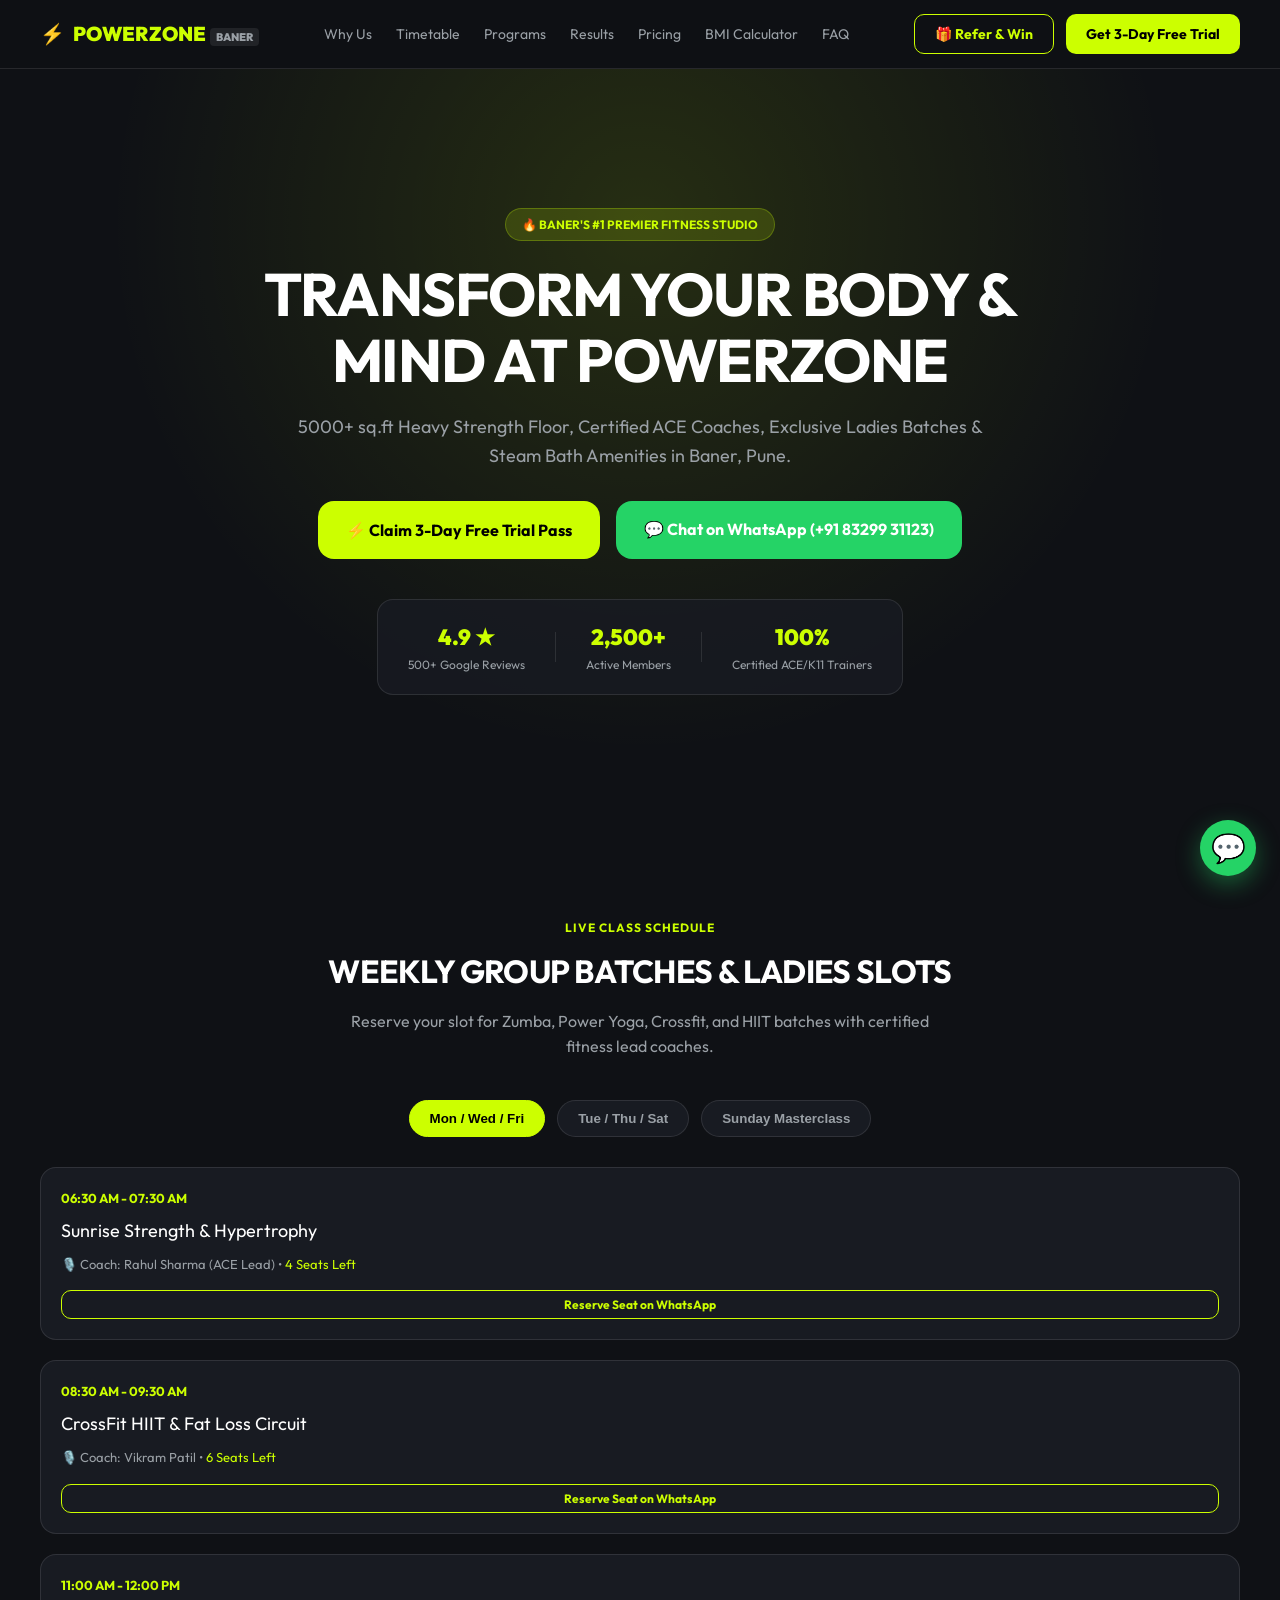
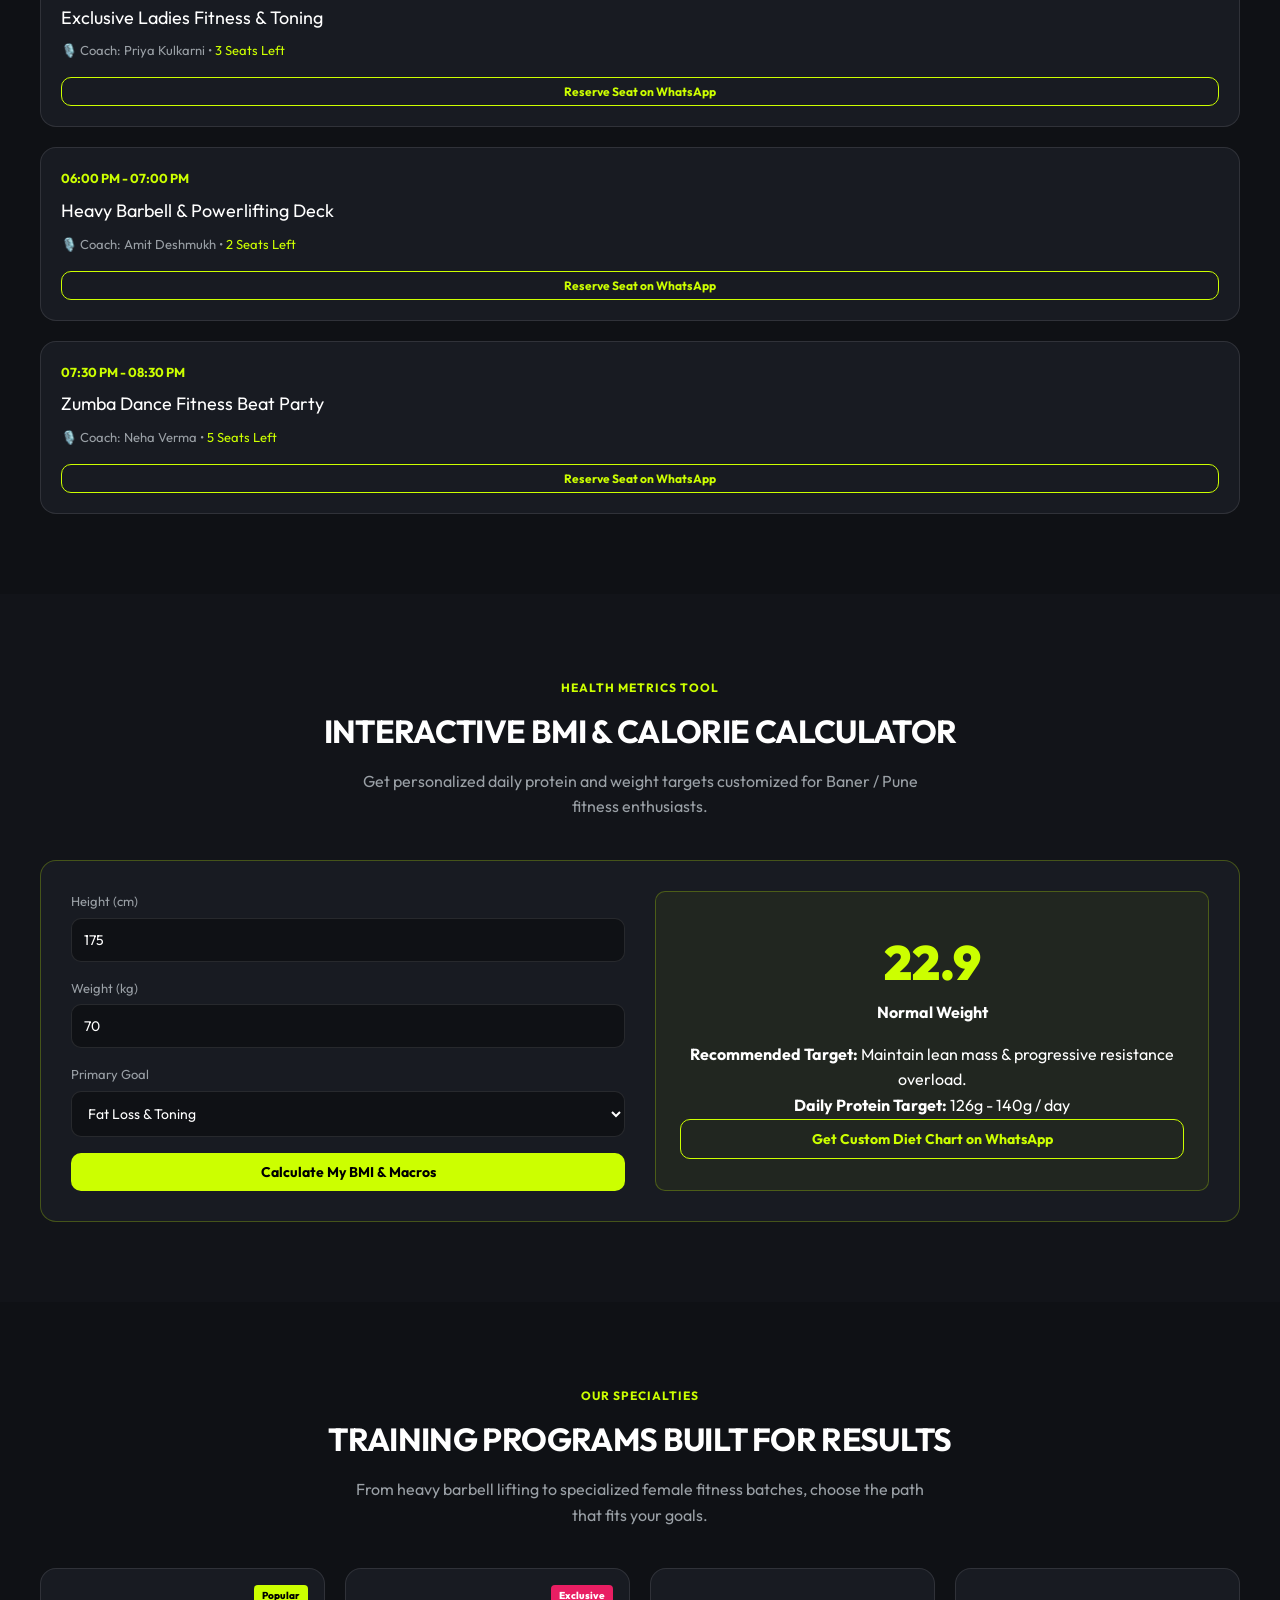
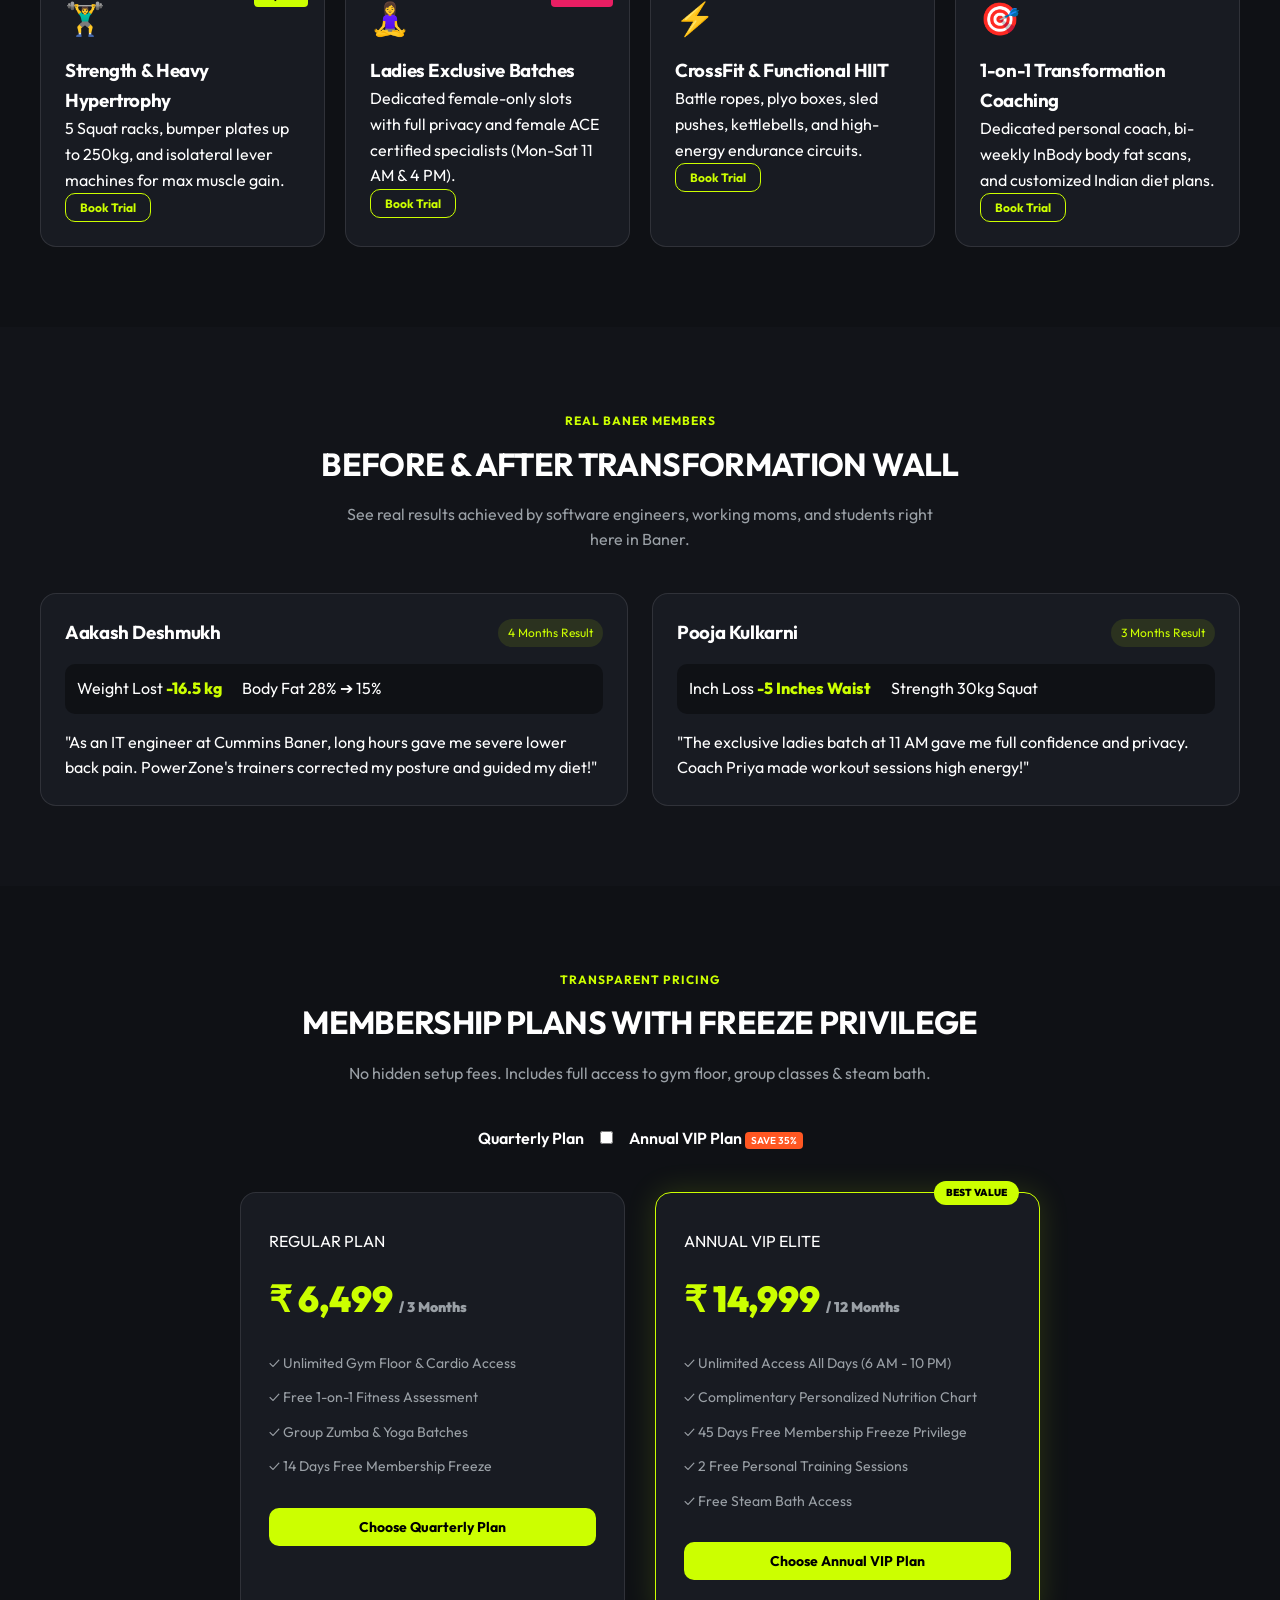
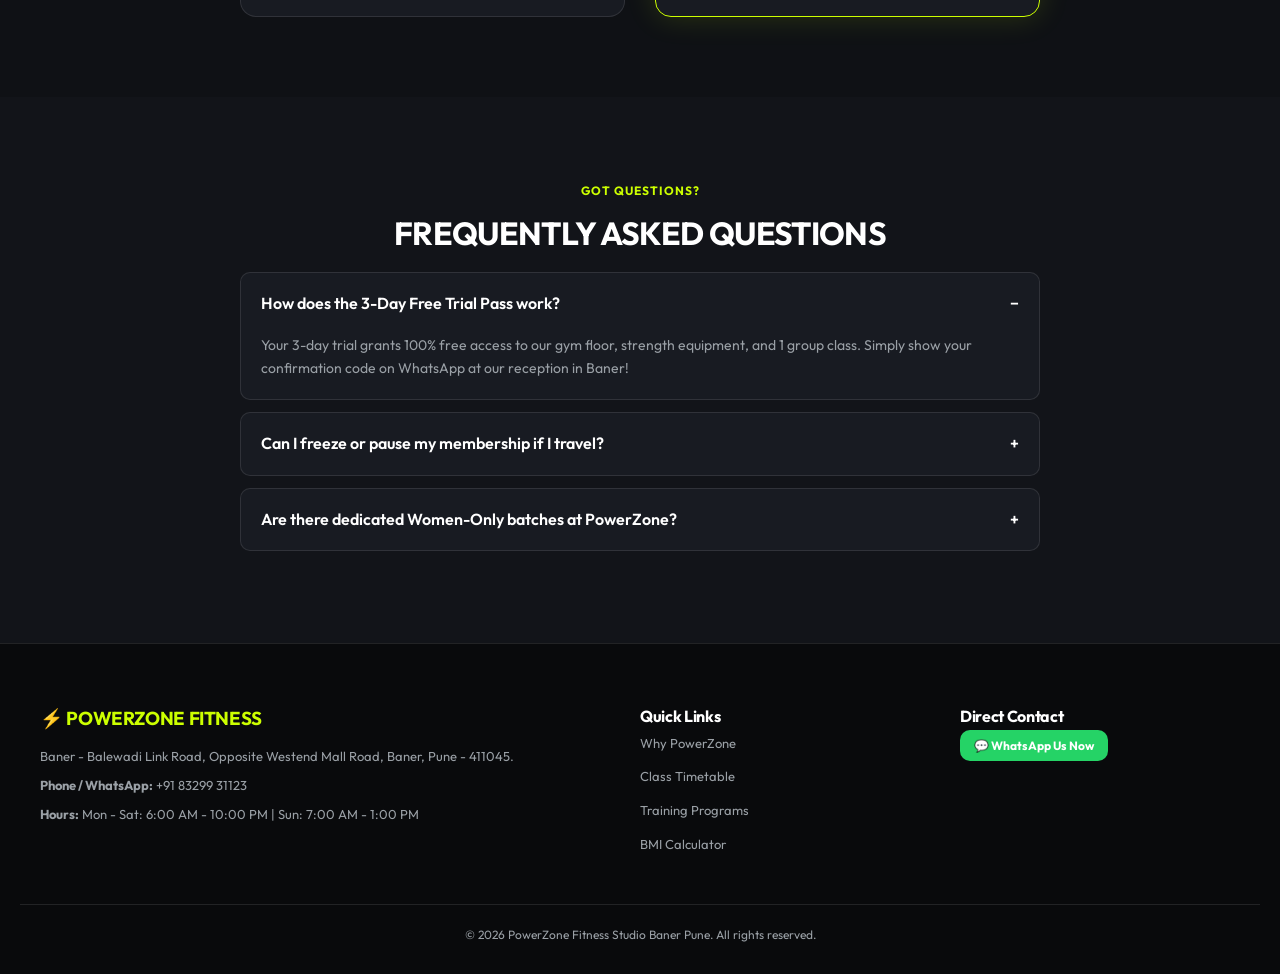
<file: app/src/main/assets/index.html>
<!DOCTYPE html>
<html lang="en">
<head>
  <meta charset="UTF-8">
  <meta name="viewport" content="width=device-width, initial-scale=1.0">
  <title>PowerZone Fitness Studio | Baner & Pune Premier Gym</title>
  <meta name="description" content="PowerZone Fitness Studio Baner - Premier strength training, cardio, CrossFit, Zumba, Yoga, and 1-on-1 personal training in Baner Pune. Book your 3-Day Free Trial Pass today!">
  <link rel="preconnect" href="https://fonts.googleapis.com">
  <link rel="preconnect" href="https://fonts.gstatic.com" crossorigin>
  <link href="https://fonts.googleapis.com/css2?family=Outfit:wght@300;400;600;700;900&display=swap" rel="stylesheet">
  <link rel="stylesheet" href="styles.css">
  <script src="script.js" defer></script>
</head>
<body>

  <!-- Top Navigation Bar -->
  <header class="navbar">
    <div class="nav-container">
      <a href="#" class="brand-logo">
        <span class="logo-icon">⚡</span>
        <span class="brand-text">POWERZONE <small>BANER</small></span>
      </a>
      <nav class="nav-links" id="navMenu">
        <a href="#about">Why Us</a>
        <a href="#timetable">Timetable</a>
        <a href="#programs">Programs</a>
        <a href="#transformations">Results</a>
        <a href="#pricing">Pricing</a>
        <a href="#calculator">BMI Calculator</a>
        <a href="#faq">FAQ</a>
      </nav>
      <div class="nav-actions">
        <button class="btn btn-outline" id="btnReferral">🎁 Refer & Win</button>
        <button class="btn btn-primary" id="btnBookTrialNav">Get 3-Day Free Trial</button>
      </div>
    </div>
  </header>

  <!-- Hero Section -->
  <section class="hero-section">
    <div class="hero-overlay"></div>
    <div class="hero-content">
      <div class="badge-tag">🔥 BANER'S #1 PREMIER FITNESS STUDIO</div>
      <h1>TRANSFORM YOUR BODY & MIND AT POWERZONE</h1>
      <p class="hero-subtext">
        5000+ sq.ft Heavy Strength Floor, Certified ACE Coaches, Exclusive Ladies Batches & Steam Bath Amenities in Baner, Pune.
      </p>

      <div class="hero-cta-group">
        <button class="btn btn-xl btn-primary" id="btnHeroTrial">⚡ Claim 3-Day Free Trial Pass</button>
        <a href="https://wa.me/918329931123?text=Hi%20PowerZone%20Baner,%20I%20want%20to%20inquire%20about%20gym%20membership" target="_blank" class="btn btn-xl btn-whatsapp">
          💬 Chat on WhatsApp (+91 83299 31123)
        </a>
      </div>

      <div class="hero-stats">
        <div class="stat-item">
          <span class="stat-number">4.9 ★</span>
          <span class="stat-label">500+ Google Reviews</span>
        </div>
        <div class="stat-divider"></div>
        <div class="stat-item">
          <span class="stat-number">2,500+</span>
          <span class="stat-label">Active Members</span>
        </div>
        <div class="stat-divider"></div>
        <div class="stat-item">
          <span class="stat-number">100%</span>
          <span class="stat-label">Certified ACE/K11 Trainers</span>
        </div>
      </div>
    </div>
  </section>

  <!-- Class Timetable Section -->
  <section class="section" id="timetable">
    <div class="section-container">
      <div class="section-header text-center">
        <span class="section-subtitle">LIVE CLASS SCHEDULE</span>
        <h2>WEEKLY GROUP BATCHES & LADIES SLOTS</h2>
        <p>Reserve your slot for Zumba, Power Yoga, Crossfit, and HIIT batches with certified fitness lead coaches.</p>
      </div>

      <div class="timetable-controls">
        <button class="tab-btn active" data-day="Mon-Wed-Fri">Mon / Wed / Fri</button>
        <button class="tab-btn" data-day="Tue-Thu-Sat">Tue / Thu / Sat</button>
        <button class="tab-btn" data-day="Sunday">Sunday Masterclass</button>
      </div>

      <div class="timetable-grid" id="timetableGrid">
        <!-- Injected via JavaScript -->
      </div>
    </div>
  </section>

  <!-- Interactive BMI Calculator -->
  <section class="section section-dark" id="calculator">
    <div class="section-container">
      <div class="section-header text-center">
        <span class="section-subtitle">HEALTH METRICS TOOL</span>
        <h2>INTERACTIVE BMI & CALORIE CALCULATOR</h2>
        <p>Get personalized daily protein and weight targets customized for Baner / Pune fitness enthusiasts.</p>
      </div>

      <div class="bmi-card">
        <div class="bmi-form">
          <div class="form-group">
            <label for="bmiHeight">Height (cm)</label>
            <input type="number" id="bmiHeight" placeholder="e.g. 175" value="175">
          </div>
          <div class="form-group">
            <label for="bmiWeight">Weight (kg)</label>
            <input type="number" id="bmiWeight" placeholder="e.g. 70" value="70">
          </div>
          <div class="form-group">
            <label for="bmiGoal">Primary Goal</label>
            <select id="bmiGoal">
              <option value="Fat Loss & Toning">Fat Loss & Toning</option>
              <option value="Muscle Hypertrophy">Muscle Hypertrophy & Strength</option>
              <option value="General Fitness & Energy">General Fitness & Endurance</option>
            </select>
          </div>
          <button class="btn btn-primary btn-block" id="btnCalculateBmi">Calculate My BMI & Macros</button>
        </div>

        <div class="bmi-result-panel" id="bmiResultPanel">
          <div class="bmi-gauge">
            <div class="gauge-value" id="bmiValue">22.9</div>
            <div class="gauge-status" id="bmiStatus">Normal Weight</div>
          </div>
          <div class="bmi-details">
            <p><strong>Recommended Target:</strong> Maintain lean mass & progressive resistance overload.</p>
            <p><strong>Daily Protein Target:</strong> <span id="proteinTarget">126g - 140g</span> / day</p>
            <button class="btn btn-outline btn-block" id="btnBmiWhatsApp">Get Custom Diet Chart on WhatsApp</button>
          </div>
        </div>
      </div>
    </div>
  </section>

  <!-- Programs Offered -->
  <section class="section" id="programs">
    <div class="section-container">
      <div class="section-header text-center">
        <span class="section-subtitle">OUR SPECIALTIES</span>
        <h2>TRAINING PROGRAMS BUILT FOR RESULTS</h2>
        <p>From heavy barbell lifting to specialized female fitness batches, choose the path that fits your goals.</p>
      </div>

      <div class="programs-grid">
        <div class="program-card">
          <div class="program-badge">Popular</div>
          <div class="program-icon">🏋️‍♂️</div>
          <h3>Strength & Heavy Hypertrophy</h3>
          <p>5 Squat racks, bumper plates up to 250kg, and isolateral lever machines for max muscle gain.</p>
          <button class="btn btn-sm btn-outline btn-program-inquire" data-program="Strength Hypertrophy">Book Trial</button>
        </div>

        <div class="program-card">
          <div class="program-badge ladies">Exclusive</div>
          <div class="program-icon">🧘‍♀️</div>
          <h3>Ladies Exclusive Batches</h3>
          <p>Dedicated female-only slots with full privacy and female ACE certified specialists (Mon-Sat 11 AM & 4 PM).</p>
          <button class="btn btn-sm btn-outline btn-program-inquire" data-program="Ladies Exclusive">Book Trial</button>
        </div>

        <div class="program-card">
          <div class="program-icon">⚡</div>
          <h3>CrossFit & Functional HIIT</h3>
          <p>Battle ropes, plyo boxes, sled pushes, kettlebells, and high-energy endurance circuits.</p>
          <button class="btn btn-sm btn-outline btn-program-inquire" data-program="Crossfit & HIIT">Book Trial</button>
        </div>

        <div class="program-card">
          <div class="program-icon">🎯</div>
          <h3>1-on-1 Transformation Coaching</h3>
          <p>Dedicated personal coach, bi-weekly InBody body fat scans, and customized Indian diet plans.</p>
          <button class="btn btn-sm btn-outline btn-program-inquire" data-program="Personal Training">Book Trial</button>
        </div>
      </div>
    </div>
  </section>

  <!-- Transformation Wall -->
  <section class="section section-dark" id="transformations">
    <div class="section-container">
      <div class="section-header text-center">
        <span class="section-subtitle">REAL BANER MEMBERS</span>
        <h2>BEFORE & AFTER TRANSFORMATION WALL</h2>
        <p>See real results achieved by software engineers, working moms, and students right here in Baner.</p>
      </div>

      <div class="transformations-grid">
        <div class="transformation-card">
          <div class="transformation-header">
            <h3>Aakash Deshmukh</h3>
            <span class="time-badge">4 Months Result</span>
          </div>
          <div class="transformation-metrics">
            <div class="metric">
              <span class="label">Weight Lost</span>
              <span class="valueHighlight">-16.5 kg</span>
            </div>
            <div class="metric">
              <span class="label">Body Fat</span>
              <span class="value">28% ➔ 15%</span>
            </div>
          </div>
          <p class="transformation-quote">"As an IT engineer at Cummins Baner, long hours gave me severe lower back pain. PowerZone's trainers corrected my posture and guided my diet!"</p>
        </div>

        <div class="transformation-card">
          <div class="transformation-header">
            <h3>Pooja Kulkarni</h3>
            <span class="time-badge">3 Months Result</span>
          </div>
          <div class="transformation-metrics">
            <div class="metric">
              <span class="label">Inch Loss</span>
              <span class="valueHighlight">-5 Inches Waist</span>
            </div>
            <div class="metric">
              <span class="label">Strength</span>
              <span class="value">30kg Squat</span>
            </div>
          </div>
          <p class="transformation-quote">"The exclusive ladies batch at 11 AM gave me full confidence and privacy. Coach Priya made workout sessions high energy!"</p>
        </div>
      </div>
    </div>
  </section>

  <!-- Pricing Plans Section -->
  <section class="section" id="pricing">
    <div class="section-container">
      <div class="section-header text-center">
        <span class="section-subtitle">TRANSPARENT PRICING</span>
        <h2>MEMBERSHIP PLANS WITH FREEZE PRIVILEGE</h2>
        <p>No hidden setup fees. Includes full access to gym floor, group classes & steam bath.</p>
      </div>

      <div class="pricing-toggle-container">
        <span>Quarterly Plan</span>
        <label class="switch">
          <input type="checkbox" id="pricingToggle">
          <span class="slider round"></span>
        </label>
        <span>Annual VIP Plan <small class="save-tag">SAVE 35%</small></span>
      </div>

      <div class="pricing-cards">
        <div class="pricing-card">
          <div class="plan-type">REGULAR PLAN</div>
          <div class="price" id="priceQuarterly">₹ 6,499 <span>/ 3 Months</span></div>
          <ul class="plan-features">
            <li>✓ Unlimited Gym Floor & Cardio Access</li>
            <li>✓ Free 1-on-1 Fitness Assessment</li>
            <li>✓ Group Zumba & Yoga Batches</li>
            <li>✓ 14 Days Free Membership Freeze</li>
          </ul>
          <button class="btn btn-primary btn-block btn-select-plan" data-plan="Quarterly Regular">Choose Quarterly Plan</button>
        </div>

        <div class="pricing-card featured">
          <div class="popular-ribbon">BEST VALUE</div>
          <div class="plan-type">ANNUAL VIP ELITE</div>
          <div class="price" id="priceYearly">₹ 14,999 <span>/ 12 Months</span></div>
          <ul class="plan-features">
            <li>✓ Unlimited Access All Days (6 AM - 10 PM)</li>
            <li>✓ Complimentary Personalized Nutrition Chart</li>
            <li>✓ 45 Days Free Membership Freeze Privilege</li>
            <li>✓ 2 Free Personal Training Sessions</li>
            <li>✓ Free Steam Bath Access</li>
          </ul>
          <button class="btn btn-primary btn-block btn-select-plan" data-plan="Annual VIP Elite">Choose Annual VIP Plan</button>
        </div>
      </div>
    </div>
  </section>

  <!-- FAQ Accordion -->
  <section class="section section-dark" id="faq">
    <div class="section-container">
      <div class="section-header text-center">
        <span class="section-subtitle">GOT QUESTIONS?</span>
        <h2>FREQUENTLY ASKED QUESTIONS</h2>
      </div>

      <div class="faq-list">
        <div class="faq-item open">
          <div class="faq-question">
            <span>How does the 3-Day Free Trial Pass work?</span>
            <span class="faq-icon">−</span>
          </div>
          <div class="faq-answer">
            Your 3-day trial grants 100% free access to our gym floor, strength equipment, and 1 group class. Simply show your confirmation code on WhatsApp at our reception in Baner!
          </div>
        </div>

        <div class="faq-item">
          <div class="faq-question">
            <span>Can I freeze or pause my membership if I travel?</span>
            <span class="faq-icon">+</span>
          </div>
          <div class="faq-answer">
            Yes! Annual VIP members can freeze their membership for up to 45 days. Quarterly members can freeze for up to 14 days with zero penalty.
          </div>
        </div>

        <div class="faq-item">
          <div class="faq-question">
            <span>Are there dedicated Women-Only batches at PowerZone?</span>
            <span class="faq-icon">+</span>
          </div>
          <div class="faq-answer">
            Yes! We run exclusive Ladies Batches Mon-Sat from 11:00 AM to 12:00 PM and 4:00 PM to 5:00 PM with female ACE certified coach Priya Kulkarni.
          </div>
        </div>
      </div>
    </div>
  </section>

  <!-- Footer Section -->
  <footer class="footer">
    <div class="footer-container">
      <div class="footer-col">
        <h3>⚡ POWERZONE FITNESS</h3>
        <p>Baner - Balewadi Link Road, Opposite Westend Mall Road, Baner, Pune - 411045.</p>
        <p><strong>Phone / WhatsApp:</strong> +91 83299 31123</p>
        <p><strong>Hours:</strong> Mon - Sat: 6:00 AM - 10:00 PM | Sun: 7:00 AM - 1:00 PM</p>
      </div>
      <div class="footer-col">
        <h4>Quick Links</h4>
        <ul>
          <li><a href="#about">Why PowerZone</a></li>
          <li><a href="#timetable">Class Timetable</a></li>
          <li><a href="#programs">Training Programs</a></li>
          <li><a href="#calculator">BMI Calculator</a></li>
        </ul>
      </div>
      <div class="footer-col">
        <h4>Direct Contact</h4>
        <a href="https://wa.me/918329931123?text=Hi%20PowerZone%20Baner" target="_blank" class="btn btn-whatsapp btn-sm">💬 WhatsApp Us Now</a>
      </div>
    </div>
    <div class="footer-bottom">
      <p>© 2026 PowerZone Fitness Studio Baner Pune. All rights reserved.</p>
    </div>
  </footer>

  <!-- Floating WhatsApp Chat Bubble -->
  <a href="https://wa.me/918329931123?text=Hi%20PowerZone%20Baner,%20I%20want%20to%20book%20a%203-Day%20Free%20Trial%20Pass" target="_blank" class="floating-whatsapp" id="floatingWhatsapp" title="Chat on WhatsApp">
    💬
  </a>

  <!-- Booking Modal -->
  <div class="modal" id="bookingModal">
    <div class="modal-content">
      <span class="modal-close" id="modalClose">&times;</span>
      <h2>⚡ Claim 3-Day Free Trial Pass</h2>
      <p>Enter your details below to get instant WhatsApp pass code & location pin.</p>
      <form id="bookingForm">
        <div class="form-group">
          <label for="memberName">Full Name</label>
          <input type="text" id="memberName" required placeholder="e.g. Rahul Sharma">
        </div>
        <div class="form-group">
          <label for="memberPhone">WhatsApp Mobile Number</label>
          <input type="tel" id="memberPhone" required placeholder="e.g. 9823012345">
        </div>
        <div class="form-group">
          <label for="memberLocality">Your Area / Locality</label>
          <select id="memberLocality">
            <option value="Baner">Baner</option>
            <option value="Balewadi">Balewadi</option>
            <option value="Aundh">Aundh</option>
            <option value="Pashan">Pashan</option>
            <option value="Other Pune Area">Other Pune Area</option>
          </select>
        </div>
        <button type="submit" class="btn btn-primary btn-block">Confirm & Open WhatsApp Pass</button>
      </form>
    </div>
  </div>

  <!-- Referral Modal -->
  <div class="modal" id="referralModal">
    <div class="modal-content">
      <span class="modal-close" id="refModalClose">&times;</span>
      <h2>🎁 Refer a Friend & Win 1 Month Free</h2>
      <p>Give your friends 10% off their membership & get 1 Month FREE for every referral!</p>
      <div class="referral-box">
        <p>YOUR REFERRAL CODE:</p>
        <div class="code-display" id="refCodeDisplay">POWER-VIP-BANER</div>
      </div>
      <button class="btn btn-whatsapp btn-block" id="btnShareReferral">Share Invite Code on WhatsApp</button>
    </div>
  </div>

</body>
</html>
</file>
<file: app/src/main/assets/styles.css>
/* ==========================================================================
   POWERZONE FITNESS STUDIO - SEPARATE STYLESHEET (styles.css)
   ========================================================================== */

:root {
  --bg-dark: #0F1115;
  --bg-card: #181B22;
  --bg-card-hover: #212530;
  --primary: #CCFF00; /* Energetic Neon Green Accent */
  --primary-hover: #b3e600;
  --primary-dark: #88b300;
  --secondary: #FF5722; /* High Energy Orange */
  --whatsapp-color: #25D366;
  --text-main: #FFFFFF;
  --text-muted: #9AA0A6;
  --border-color: rgba(204, 255, 0, 0.25);
  --border-subtle: rgba(255, 255, 255, 0.1);
  --font-family: 'Outfit', -apple-system, BlinkMacSystemFont, "Segoe UI", Roboto, sans-serif;
  --radius-lg: 16px;
  --radius-md: 10px;
  --radius-sm: 6px;
  --transition: all 0.25s ease-in-out;
}

/* Reset & Base Settings */
* {
  margin: 0;
  padding: 0;
  box-sizing: border-box;
}

html {
  scroll-behavior: smooth;
  font-family: var(--font-family);
  background-color: var(--bg-dark);
  color: var(--text-main);
  line-height: 1.6;
}

body {
  overflow-x: hidden;
}

/* Typography & Utilities */
h1, h2, h3, h4 {
  font-weight: 700;
  letter-spacing: -0.02em;
  color: var(--text-main);
}

a {
  text-decoration: none;
  color: inherit;
}

.text-center { text-align: center; }

/* Buttons */
.btn {
  display: inline-flex;
  align-items: center;
  justify-content: center;
  font-family: var(--font-family);
  font-weight: 700;
  padding: 10px 20px;
  border-radius: var(--radius-md);
  border: none;
  cursor: pointer;
  transition: var(--transition);
  font-size: 14px;
}

.btn-primary {
  background-color: var(--primary);
  color: #000;
}

.btn-primary:hover {
  background-color: var(--primary-hover);
  transform: translateY(-2px);
  box-shadow: 0 6px 20px rgba(204, 255, 0, 0.3);
}

.btn-outline {
  background: transparent;
  border: 1px solid var(--primary);
  color: var(--primary);
}

.btn-outline:hover {
  background: rgba(204, 255, 0, 0.1);
}

.btn-whatsapp {
  background-color: var(--whatsapp-color);
  color: #FFFFFF;
}

.btn-whatsapp:hover {
  background-color: #1ebc57;
  box-shadow: 0 6px 20px rgba(37, 211, 102, 0.3);
}

.btn-xl {
  padding: 16px 28px;
  font-size: 16px;
  border-radius: var(--radius-lg);
}

.btn-sm {
  padding: 6px 14px;
  font-size: 12px;
}

.btn-block {
  width: 100%;
}

/* Navigation Bar */
.navbar {
  position: sticky;
  top: 0;
  z-index: 100;
  background: rgba(15, 17, 21, 0.92);
  backdrop-filter: blur(12px);
  border-bottom: 1px solid var(--border-subtle);
  padding: 14px 20px;
}

.nav-container {
  max-width: 1200px;
  margin: 0 auto;
  display: flex;
  align-items: center;
  justify-content: space-between;
}

.brand-logo {
  display: flex;
  align-items: center;
  gap: 8px;
  font-weight: 900;
  font-size: 20px;
  color: var(--primary);
}

.brand-logo small {
  font-size: 11px;
  color: var(--text-muted);
  background: rgba(255, 255, 255, 0.08);
  padding: 2px 6px;
  border-radius: 4px;
}

.nav-links {
  display: flex;
  gap: 24px;
}

.nav-links a {
  font-size: 14px;
  color: var(--text-muted);
  transition: var(--transition);
}

.nav-links a:hover {
  color: var(--primary);
}

.nav-actions {
  display: flex;
  gap: 12px;
}

/* Hero Section */
.hero-section {
  position: relative;
  min-height: 85vh;
  display: flex;
  align-items: center;
  justify-content: center;
  padding: 60px 20px;
  background: radial-gradient(circle at 50% 20%, rgba(204, 255, 0, 0.12), transparent 60%), var(--bg-dark);
}

.hero-content {
  max-width: 900px;
  text-align: center;
  z-index: 2;
}

.badge-tag {
  display: inline-block;
  background: rgba(204, 255, 0, 0.15);
  color: var(--primary);
  border: 1px solid var(--border-color);
  padding: 6px 16px;
  border-radius: 30px;
  font-size: 12px;
  font-weight: 700;
  margin-bottom: 20px;
}

.hero-content h1 {
  font-size: clamp(32px, 5vw, 60px);
  line-height: 1.1;
  margin-bottom: 20px;
  text-transform: uppercase;
}

.hero-subtext {
  font-size: 18px;
  color: var(--text-muted);
  max-width: 700px;
  margin: 0 auto 30px auto;
}

.hero-cta-group {
  display: flex;
  justify-content: center;
  gap: 16px;
  flex-wrap: wrap;
  margin-bottom: 40px;
}

.hero-stats {
  display: flex;
  justify-content: center;
  align-items: center;
  gap: 30px;
  background: rgba(24, 27, 34, 0.8);
  border: 1px solid var(--border-subtle);
  padding: 20px 30px;
  border-radius: var(--radius-lg);
  display: inline-flex;
}

.stat-item {
  display: flex;
  flex-direction: column;
}

.stat-number {
  font-size: 22px;
  font-weight: 900;
  color: var(--primary);
}

.stat-label {
  font-size: 12px;
  color: var(--text-muted);
}

.stat-divider {
  width: 1px;
  height: 30px;
  background: var(--border-subtle);
}

/* Sections */
.section {
  padding: 80px 20px;
}

.section-dark {
  background-color: #121419;
}

.section-container {
  max-width: 1200px;
  margin: 0 auto;
}

.section-subtitle {
  color: var(--primary);
  font-size: 12px;
  font-weight: 700;
  letter-spacing: 1px;
}

.section-header h2 {
  font-size: 32px;
  margin: 6px 0 12px 0;
}

.section-header p {
  color: var(--text-muted);
  max-width: 600px;
  margin: 0 auto 40px auto;
}

/* Class Timetable */
.timetable-controls {
  display: flex;
  justify-content: center;
  gap: 12px;
  margin-bottom: 30px;
}

.tab-btn {
  background: var(--bg-card);
  border: 1px solid var(--border-subtle);
  color: var(--text-muted);
  padding: 10px 20px;
  border-radius: 30px;
  cursor: pointer;
  font-weight: 600;
  transition: var(--transition);
}

.tab-btn.active {
  background: var(--primary);
  color: #000;
  border-color: var(--primary);
}

.timetable-grid {
  display: grid;
  grid-template-columns: repeat(auto-fit, minmax(280px, 1f));
  gap: 20px;
}

.slot-card {
  background: var(--bg-card);
  border: 1px solid var(--border-subtle);
  padding: 20px;
  border-radius: var(--radius-lg);
  display: flex;
  flex-direction: column;
  justify-content: space-between;
}

.slot-time {
  font-size: 13px;
  color: var(--primary);
  font-weight: 700;
}

.slot-title {
  font-size: 18px;
  margin: 8px 0;
}

.slot-trainer {
  font-size: 13px;
  color: var(--text-muted);
  margin-bottom: 16px;
}

/* BMI Calculator */
.bmi-card {
  background: var(--bg-card);
  border: 1px solid var(--border-color);
  border-radius: var(--radius-lg);
  padding: 30px;
  display: grid;
  grid-template-columns: 1fr 1fr;
  gap: 30px;
}

.form-group {
  margin-bottom: 16px;
  display: flex;
  flex-direction: column;
  gap: 6px;
}

.form-group label {
  font-size: 13px;
  color: var(--text-muted);
}

.form-group input, .form-group select {
  background: var(--bg-dark);
  border: 1px solid var(--border-subtle);
  color: #fff;
  padding: 12px;
  border-radius: var(--radius-md);
  font-family: var(--font-family);
  font-size: 14px;
}

.bmi-result-panel {
  background: rgba(204, 255, 0, 0.05);
  border: 1px solid var(--border-color);
  border-radius: var(--radius-md);
  padding: 24px;
  display: flex;
  flex-direction: column;
  align-items: center;
  justify-content: center;
  text-align: center;
}

.gauge-value {
  font-size: 48px;
  font-weight: 900;
  color: var(--primary);
}

.gauge-status {
  font-size: 16px;
  font-weight: 700;
  margin-bottom: 16px;
}

/* Programs Grid */
.programs-grid {
  display: grid;
  grid-template-columns: repeat(auto-fit, minmax(260px, 1fr));
  gap: 20px;
}

.program-card {
  position: relative;
  background: var(--bg-card);
  border: 1px solid var(--border-subtle);
  padding: 24px;
  border-radius: var(--radius-lg);
  transition: var(--transition);
}

.program-card:hover {
  transform: translateY(-4px);
  border-color: var(--primary);
}

.program-badge {
  position: absolute;
  top: 16px;
  right: 16px;
  background: var(--primary);
  color: #000;
  font-size: 10px;
  font-weight: 800;
  padding: 3px 8px;
  border-radius: 4px;
}

.program-badge.ladies {
  background: #E91E63;
  color: #FFF;
}

.program-icon {
  font-size: 32px;
  margin-bottom: 12px;
}

/* Transformation Wall */
.transformations-grid {
  display: grid;
  grid-template-columns: repeat(auto-fit, minmax(320px, 1fr));
  gap: 24px;
}

.transformation-card {
  background: var(--bg-card);
  border: 1px solid var(--border-subtle);
  border-radius: var(--radius-lg);
  padding: 24px;
}

.transformation-header {
  display: flex;
  justify-content: space-between;
  align-items: center;
  margin-bottom: 16px;
}

.time-badge {
  background: rgba(204, 255, 0, 0.1);
  color: var(--primary);
  font-size: 12px;
  padding: 4px 10px;
  border-radius: 20px;
}

.transformation-metrics {
  display: flex;
  gap: 20px;
  margin-bottom: 16px;
  padding: 12px;
  background: var(--bg-dark);
  border-radius: var(--radius-md);
}

.valueHighlight {
  color: var(--primary);
  font-weight: 800;
}

/* Pricing Toggle */
.pricing-toggle-container {
  display: flex;
  justify-content: center;
  align-items: center;
  gap: 16px;
  margin-bottom: 40px;
  font-weight: 600;
}

.save-tag {
  background: var(--secondary);
  color: #fff;
  padding: 2px 6px;
  border-radius: 4px;
  font-size: 10px;
}

.pricing-cards {
  display: grid;
  grid-template-columns: repeat(auto-fit, minmax(300px, 1fr));
  gap: 30px;
  max-width: 800px;
  margin: 0 auto;
}

.pricing-card {
  background: var(--bg-card);
  border: 1px solid var(--border-subtle);
  border-radius: var(--radius-lg);
  padding: 36px 28px;
  position: relative;
}

.pricing-card.featured {
  border-color: var(--primary);
  box-shadow: 0 0 30px rgba(204, 255, 0, 0.15);
}

.popular-ribbon {
  position: absolute;
  top: -12px;
  right: 20px;
  background: var(--primary);
  color: #000;
  font-size: 10px;
  font-weight: 900;
  padding: 4px 12px;
  border-radius: 12px;
}

.price {
  font-size: 36px;
  font-weight: 900;
  color: var(--primary);
  margin: 16px 0 24px 0;
}

.price span {
  font-size: 14px;
  color: var(--text-muted);
}

.plan-features {
  list-style: none;
  margin-bottom: 30px;
}

.plan-features li {
  margin-bottom: 12px;
  color: var(--text-muted);
  font-size: 14px;
}

/* FAQ List */
.faq-list {
  max-width: 800px;
  margin: 0 auto;
}

.faq-item {
  background: var(--bg-card);
  border: 1px solid var(--border-subtle);
  border-radius: var(--radius-md);
  margin-bottom: 12px;
  overflow: hidden;
}

.faq-question {
  padding: 18px 20px;
  display: flex;
  justify-content: space-between;
  align-items: center;
  cursor: pointer;
  font-weight: 600;
}

.faq-answer {
  padding: 0 20px 20px 20px;
  color: var(--text-muted);
  font-size: 14px;
  display: none;
}

.faq-item.open .faq-answer {
  display: block;
}

/* Footer */
.footer {
  background: #090A0C;
  border-top: 1px solid var(--border-subtle);
  padding: 60px 20px 30px 20px;
}

.footer-container {
  max-width: 1200px;
  margin: 0 auto;
  display: grid;
  grid-template-columns: 2fr 1fr 1fr;
  gap: 40px;
  margin-bottom: 40px;
}

.footer-col h3 {
  color: var(--primary);
  margin-bottom: 12px;
}

.footer-col p {
  color: var(--text-muted);
  font-size: 13px;
  margin-bottom: 8px;
}

.footer-col ul {
  list-style: none;
}

.footer-col ul li {
  margin-bottom: 8px;
}

.footer-col ul li a {
  color: var(--text-muted);
  font-size: 13px;
}

.footer-bottom {
  text-align: center;
  border-top: 1px solid var(--border-subtle);
  padding-top: 20px;
  font-size: 12px;
  color: var(--text-muted);
}

/* Floating WhatsApp Button */
.floating-whatsapp {
  position: fixed;
  bottom: 24px;
  right: 24px;
  width: 56px;
  height: 56px;
  background-color: var(--whatsapp-color);
  color: #fff;
  border-radius: 50%;
  display: flex;
  align-items: center;
  justify-content: center;
  font-size: 28px;
  box-shadow: 0 8px 24px rgba(37, 211, 102, 0.4);
  z-index: 1000;
  transition: var(--transition);
}

.floating-whatsapp:hover {
  transform: scale(1.1);
}

/* Modals */
.modal {
  display: none;
  position: fixed;
  top: 0;
  left: 0;
  width: 100%;
  height: 100%;
  background: rgba(0, 0, 0, 0.8);
  backdrop-filter: blur(8px);
  z-index: 2000;
  align-items: center;
  justify-content: center;
}

.modal.active {
  display: flex;
}

.modal-content {
  background: var(--bg-card);
  border: 1px solid var(--border-color);
  border-radius: var(--radius-lg);
  padding: 30px;
  width: 90%;
  max-width: 480px;
  position: relative;
}

.modal-close {
  position: absolute;
  top: 16px;
  right: 20px;
  font-size: 24px;
  cursor: pointer;
  color: var(--text-muted);
}

.referral-box {
  background: var(--bg-dark);
  border: 1px dashed var(--primary);
  border-radius: var(--radius-md);
  padding: 16px;
  text-align: center;
  margin: 20px 0;
}

.code-display {
  font-size: 22px;
  font-weight: 900;
  color: var(--primary);
  letter-spacing: 2px;
}

/* Responsive Media Queries */
@media (max-width: 768px) {
  .nav-links { display: none; }
  .bmi-card { grid-template-columns: 1fr; }
  .hero-stats { flex-direction: column; gap: 12px; width: 100%; }
  .stat-divider { display: none; }
  .footer-container { grid-template-columns: 1fr; }
}
</file>
